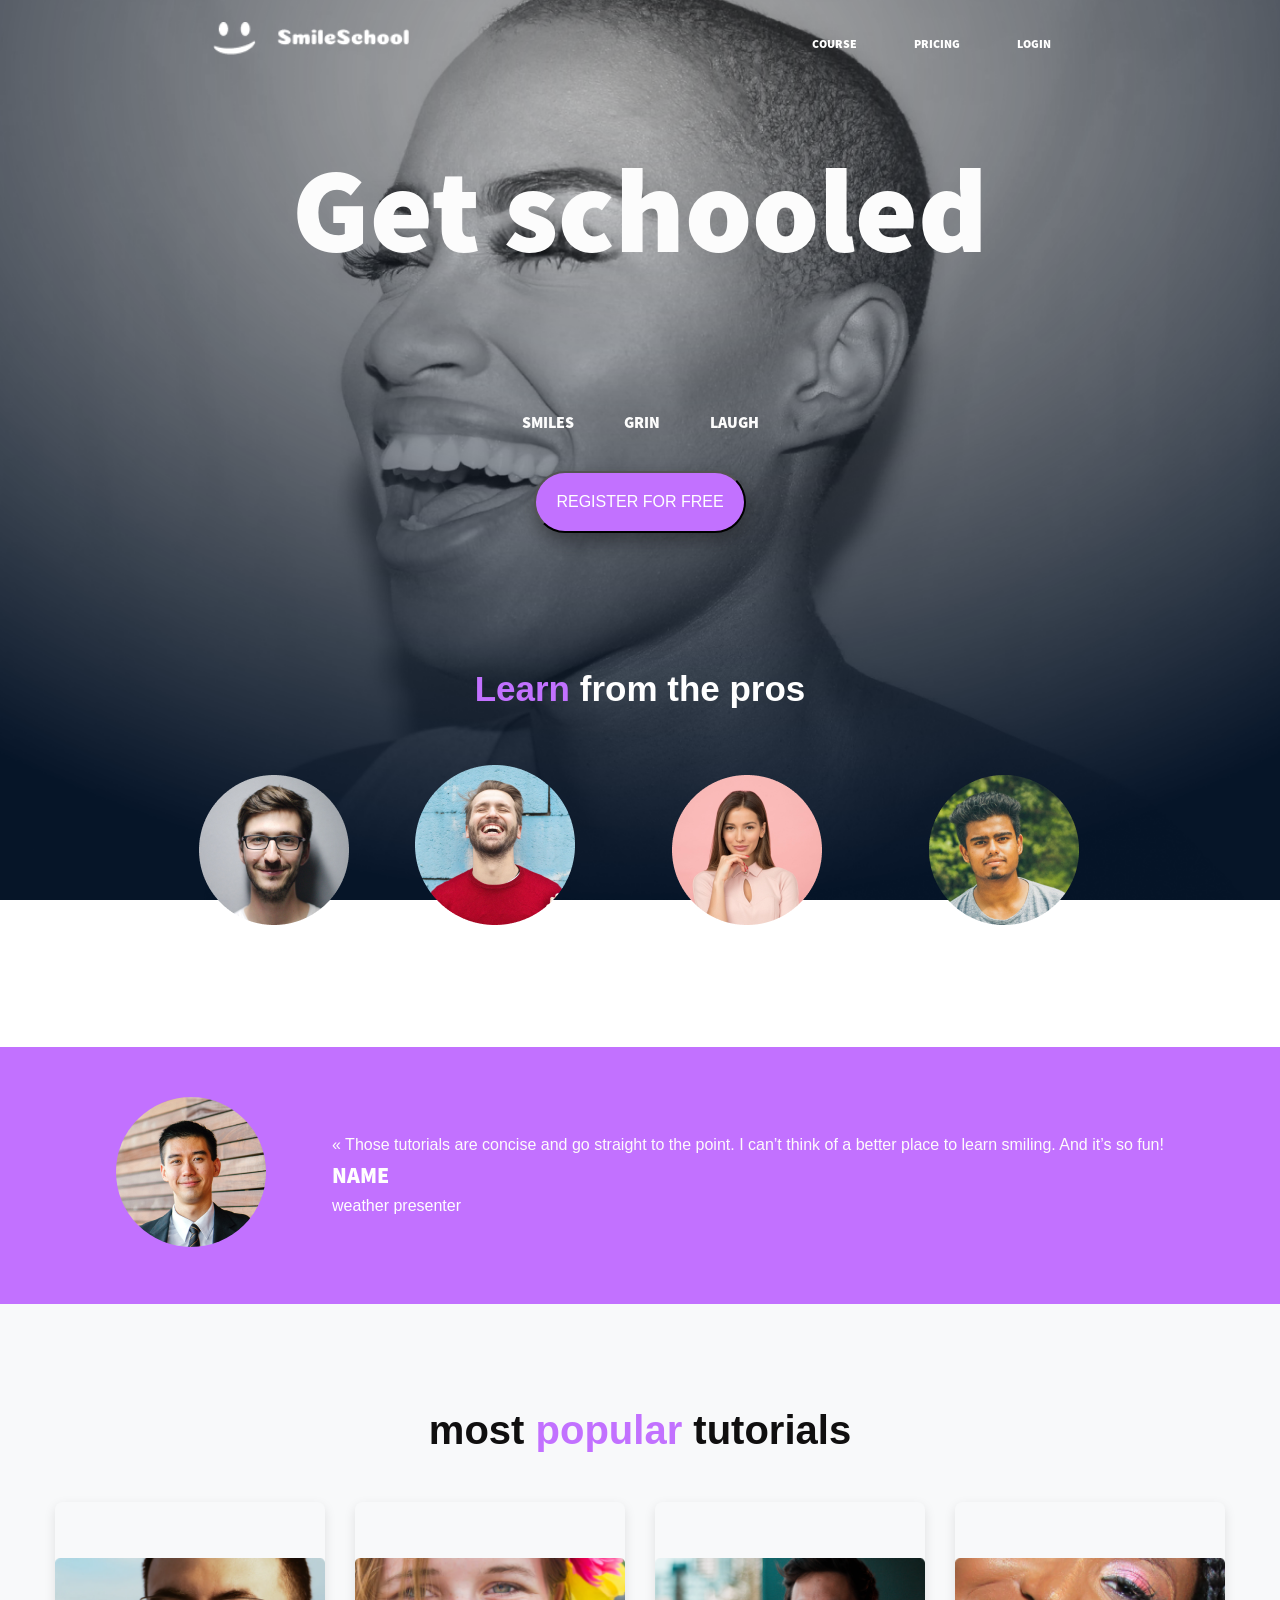
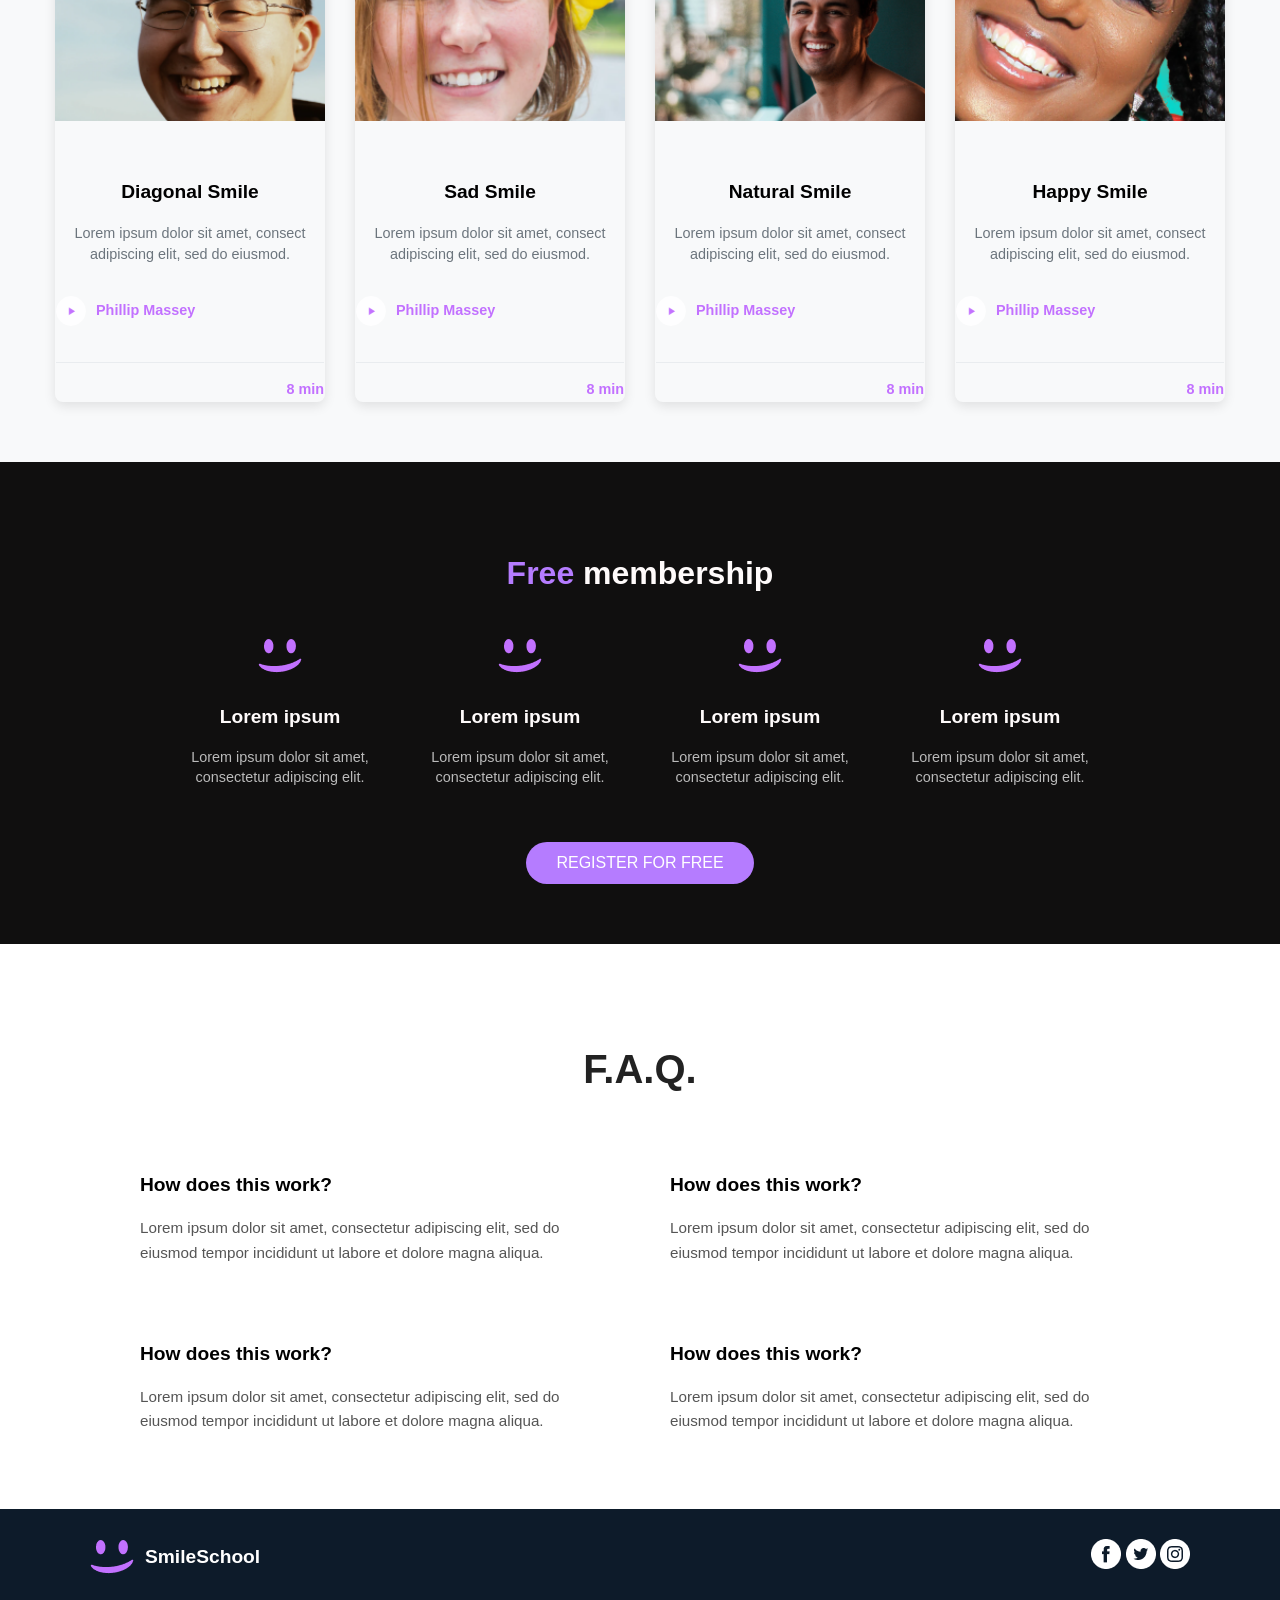
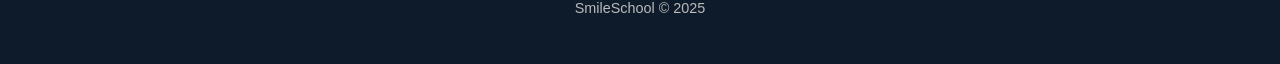
<file: css_advanced/index.html>
<!DOCTYPE html>
<html lang="en">
<head>
    <meta charset="UTF-8">
    <meta name="viewport" content="width=device-width, initial-scale=1.0">
    <link rel="stylesheet" href="styles.css">
    <title>html advanced</title>
</head>
<body>
    
    <header>
        <nav>
            <a class="logo" href="../css_advanced/images/smile.png"><img src="../css_advanced/images/logo.png" alt="logo"></a>
        <ul>
            <li><a href="#">COURSE</a></li>
            <li><a href="#">PRICING</a></li>
            <li><a href="#">LOGIN</a></li>
        </ul>
        
        </nav>
    </header>
    <main>
        <section class="sec1">
            <div class="div1">
                <h1>Get schooled</h1>
                <div class="span">
                  
                <span>SMILES</span>
                <span>GRIN</span>
                <span>LAUGH</span>
                </div>
                <button class="button">REGISTER FOR FREE</button>
            </div>

            <div class="div2">
                <h2> <span class="sp">Learn</span> from the pros</h2>
                <div class="div3">
                    <div>
                        <img src="./images/1.png" alt="">
                        <h3>Phillip Massey</h3>
                        <p>« Smile of the year » 2018 - 2019</p>
                    </div>
                    <div>
                        <img src="./images/5.png" alt="">
                        <h3>Nannie Lawrence</h3>
                        <p>Best « little smile » 2017</p>
                    </div>
                    <div>
                        <img src="./images/3.png" alt="">
                        <h3>Bruce Walters</h3>
                        <p>Best « Friend Smile » live performance 2019</p>
                    </div>
                    <div>
                        <img src="./images/4.png" alt="">
                        <h3>Henry Hughes</h3>
                        <p>« 24h smiles » winner 2016 - 2019</p>
                    </div>
                </div>

            </div>

        </section>

        <section class="sec2">
        <div>
            <img src="./images/2.png" alt="image">
        </div>
        <div class="sec3">
            <blockquote>« Those tutorials are concise and go straight to the point. I can’t think of a better place to learn smiling. And it’s so fun!</blockquote>
            <h3>NAME</h3>
            <P>weather presenter</P>
        </div>
    </section>
       

        <section class="sec4">
  <h2> most<span> popular </span> tutorials</h2>

  <div class="div4">

    <div class="tutorial-card">
      <img src="./images/6.png" alt="Thumbnail del corso Diagonal Smile" class="card-thumbnail">
      <div class="card-content">
        <h3>Diagonal Smile</h3>
        <p>Lorem ipsum dolor sit amet, consect adipiscing elit, sed do eiusmod.</p>
        <div class="card-author">
          <img src="./images/play.png" alt="Avatar dell'autore Phillip Massey">
          <h4>Phillip Massey</h4>
        </div>
        <div class="card-footer">
          <div class="card-rating">
            <i class="fa-solid fa-star"></i>
            <i class="fa-solid fa-star"></i>
            <i class="fa-solid fa-star"></i>
            <i class="fa-solid fa-star"></i>
            <i class="fa-regular fa-star"></i> </div>
          <p class="card-duration">8 min</p>
        </div>
      </div>
    </div>

    <div class="tutorial-card">
      <img src="./images/7.png" alt="Thumbnail del corso Sad Smile" class="card-thumbnail">
      <div class="card-content">
        <h3>Sad Smile</h3>
        <p>Lorem ipsum dolor sit amet, consect adipiscing elit, sed do eiusmod.</p>
        <div class="card-author">
          <img src="./images/play.png" alt="Avatar dell'autore Phillip Massey">
          <h4>Phillip Massey</h4>
        </div>
        <div class="card-footer">
          <div class="card-rating">
            <i class="fa-solid fa-star"></i>
            <i class="fa-solid fa-star"></i>
            <i class="fa-solid fa-star"></i>
            <i class="fa-solid fa-star"></i>
            <i class="fa-solid fa-star"></i>
          </div>
          <p class="card-duration">8 min</p>
        </div>
      </div>
    </div>

    <div class="tutorial-card">
      <img src="./images/8.png" alt="Thumbnail del corso Natural Smile" class="card-thumbnail">
      <div class="card-content">
        <h3>Natural Smile</h3>
        <p>Lorem ipsum dolor sit amet, consect adipiscing elit, sed do eiusmod.</p>
        <div class="card-author">
          <img src="./images/play.png" alt="Avatar dell'autore Phillip Massey">
          <h4>Phillip Massey</h4>
        </div>
        <div class="card-footer">
          <div class="card-rating">
            <i class="fa-solid fa-star"></i>
            <i class="fa-solid fa-star"></i>
            <i class="fa-solid fa-star"></i>
            <i class="fa-solid fa-star"></i>
            <i class="fa-solid fa-star"></i>
          </div>
          <p class="card-duration">8 min</p>
        </div>
      </div>
    </div>

    <div class="tutorial-card">
      <img src="./images/9.png" alt="Thumbnail del corso Happy Smile" class="card-thumbnail">
      <div class="card-content">
        <h3>Happy Smile</h3>
        <p>Lorem ipsum dolor sit amet, consect adipiscing elit, sed do eiusmod.</p>
        <div class="card-author">
          <img src="./images/play.png" alt="Avatar dell'autore Phillip Massey">
          <h4>Phillip Massey</h4>
        </div>
        <div class="card-footer">
          <div class="card-rating">
            <i class="fa-solid fa-star"></i>
            <i class="fa-solid fa-star"></i>
            <i class="fa-solid fa-star"></i>
            <i class="fa-solid fa-star"></i>
            <i class="fa-solid fa-star"></i>
          </div>
          <p class="card-duration">8 min</p>
        </div>
      </div>
    </div>

  </div>
</section><section class="membership-section">
    <h2><span>Free</span> membership</h2>

    <div class="features">
        <div class="feature">
          <img src="./images/smile.png" alt="">
          <h3>Lorem ipsum</h3>
          <p>Lorem ipsum dolor sit amet, consectetur adipiscing elit.</p>
        </div>

        <div class="feature">
          <img src="./images/smile.png" alt="">
          <h3>Lorem ipsum</h3>
          <p>Lorem ipsum dolor sit amet, consectetur adipiscing elit.</p>
        </div>

        <div class="feature">
          <img src="./images/smile.png" alt="">
          <h3>Lorem ipsum</h3>
          <p>Lorem ipsum dolor sit amet, consectetur adipiscing elit.</p>
        </div>

        <div class="feature">
          <img src="./images/smile.png" alt="">
          <h3>Lorem ipsum</h3>
          <p>Lorem ipsum dolor sit amet, consectetur adipiscing elit.</p>
        </div>
    </div>

     <button class="btn">REGISTER FOR FREE</button>
  </section>
  </section>
        <section class="faq-section">
    <h2>F.A.Q.</h2>

    <div class="faq-container">
      <div class="faq-item">
        <h3>How does this work?</h3>
        <p>
          Lorem ipsum dolor sit amet, consectetur adipiscing elit, sed do eiusmod tempor incididunt ut labore et dolore magna aliqua.
        </p>
      </div>

      <div class="faq-item">
        <h3>How does this work?</h3>
        <p>
          Lorem ipsum dolor sit amet, consectetur adipiscing elit, sed do eiusmod tempor incididunt ut labore et dolore magna aliqua.
        </p>
      </div>

      <div class="faq-item">
        <h3>How does this work?</h3>
        <p>
          Lorem ipsum dolor sit amet, consectetur adipiscing elit, sed do eiusmod tempor incididunt ut labore et dolore magna aliqua.
        </p>
      </div>

      <div class="faq-item">
        <h3>How does this work?</h3>
        <p>
          Lorem ipsum dolor sit amet, consectetur adipiscing elit, sed do eiusmod tempor incididunt ut labore et dolore magna aliqua.
        </p>
      </div>
    </div>
  </section>
    
     </main>
    <footer class="footer">
    <div class="footer-top">
      <div class="footer-logo">
        <img src="./images/smile.png" alt="">
        <span class="logo-text">SmileSchool</span>
      </div>
      <div class="footer-socials">
        <img src="./images/Facebook_White.png" alt="">
        <img src="./images/Twitter_White.png" alt="">
        <img src="./images/Instagram_White.png" alt="">
      </div>
    </div>
    <div class="footer-bottom">
      <p>SmileSchool © 2025</p>
    </div>
  </footer>
</body>
</html>
</file>
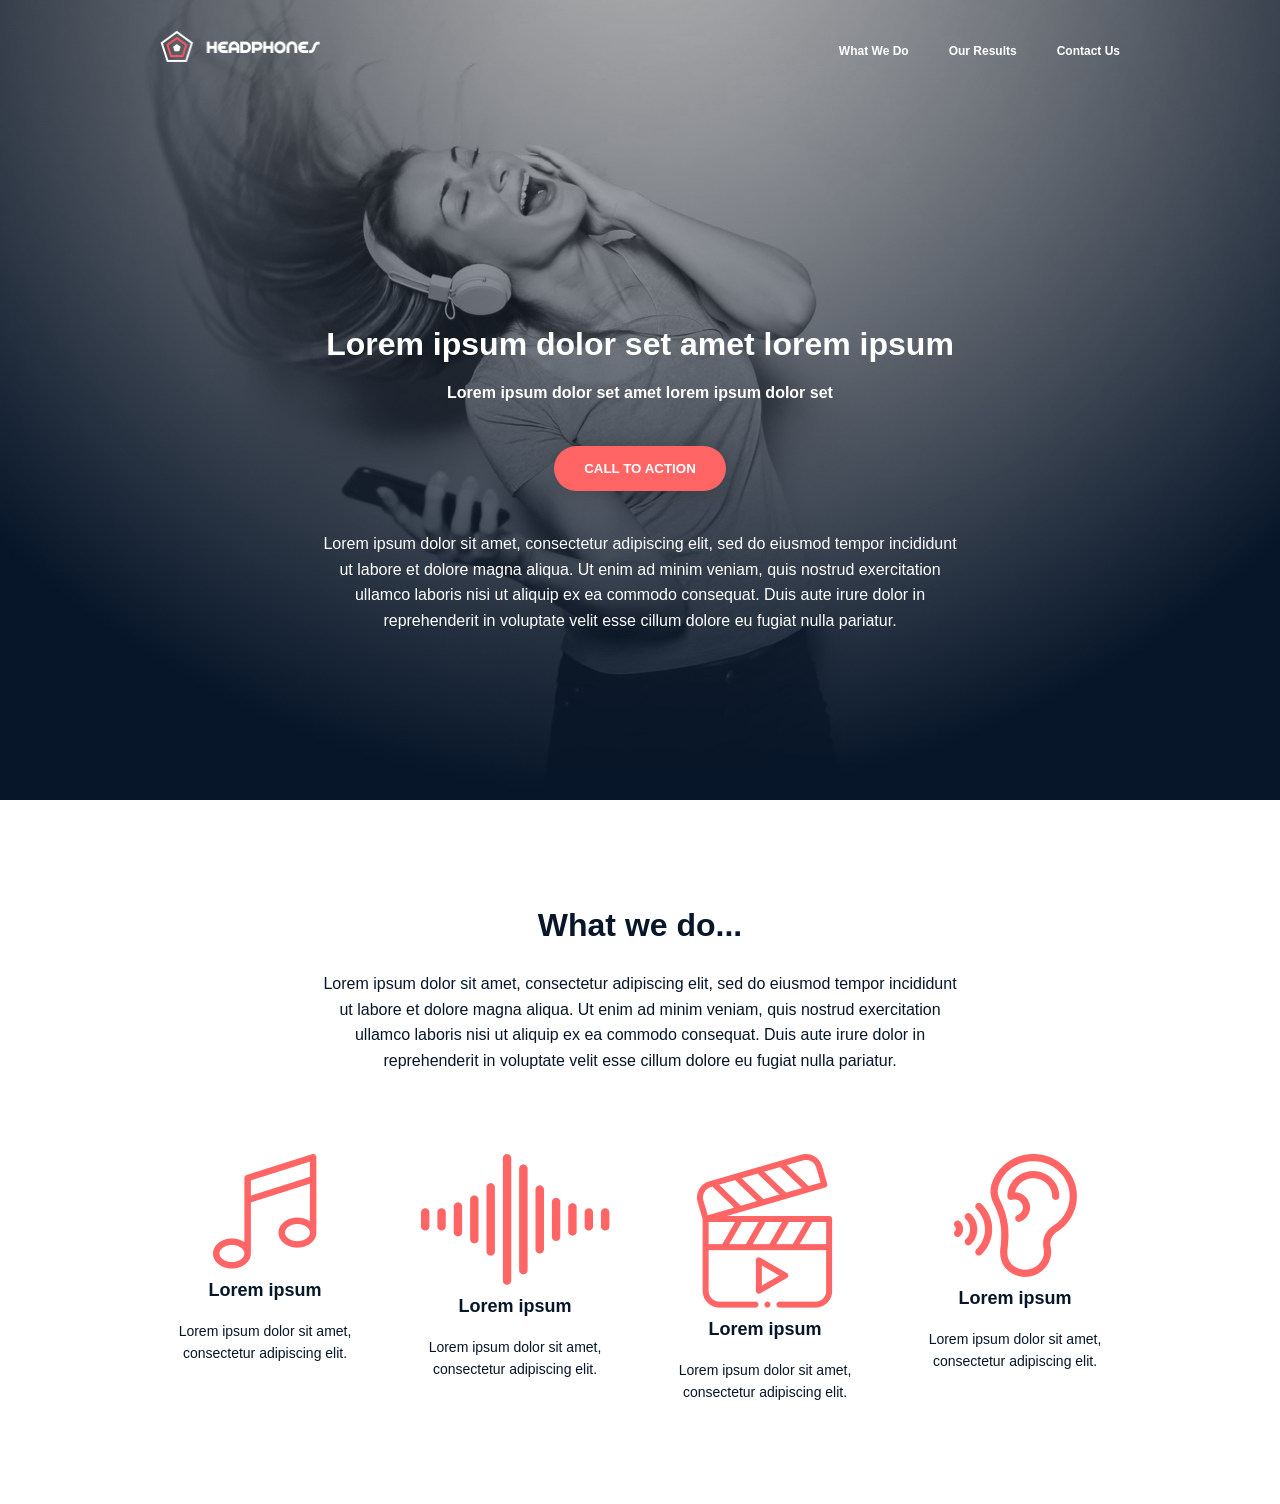
<file: headphones/1-index.html>
<!DOCTYPE html>
<html lang="en">
<head>
    <meta charset="UTF-8">
    <meta name="viewport" content="width=device-width, initial-scale=1.0">
    <link rel="stylesheet" href="0-styles.css">
    <link rel="preconnect" href="https://fonts.googleapis.com">
    <link rel="preconnect" href="https://fonts.gstatic.com" crossorigin>
    <link href="https://fonts.googleapis.com/css2?family=Noto+Sans:ital,wght@0,100..900;1,100..900&family=Roboto+Condensed:ital,wght@0,100..900;1,100..900&display=swap" rel="stylesheet">
    <title>Document</title>
</head>

<body>

    <header class="header-hero">

        <div class="container">

            <nav class="navbar">
                <a href="#" class="logo">
                    <img src="images/logo_headphones.png" alt="Logo Cuffie" width="160">
                </a>
                <ul class="nav-links">
                    <li><a href="#">what we do</a></li>
                    <li><a href="#">our results</a></li>
                    <li><a href="#">contact us</a></li>
                </ul>
            </nav>

            <div class="hero-content">
                <h1 class="hero-title">Lorem ipsum dolor set amet lorem ipsum</h1>
                <p class="hero-subtitle">Lorem ipsum dolor set amet lorem ipsum dolor set</p>
                <button class="btn">CALL TO ACTION</button>
                <p class="hero-description">Lorem ipsum dolor sit amet, consectetur adipiscing elit, sed do eiusmod tempor incididunt ut labore et dolore magna aliqua. Ut enim ad minim veniam, quis nostrud exercitation ullamco laboris nisi ut aliquip ex ea commodo consequat. Duis aute irure dolor in reprehenderit in voluptate velit esse cillum dolore eu fugiat nulla pariatur.</p>
            </div>

        </div>
    </header>
    <main>
        <section class="what-we-do">
            <div class="container">
                <div class="section-header">
                    <h2 class="section-title">What we do...</h2>
                    <p class="section-description">Lorem ipsum dolor sit amet, consectetur adipiscing elit, sed do eiusmod tempor incididunt ut labore et dolore magna aliqua. Ut enim ad minim veniam, quis nostrud exercitation ullamco laboris nisi ut aliquip ex ea commodo consequat. Duis aute irure dolor in reprehenderit in voluptate velit esse cillum dolore eu fugiat nulla pariatur.</p>
                </div>
                
                <div class="grid-container">
                    <div class="grid-item">
                        <img src="./images/music.jpg" alt="">
                        <h3>Lorem ipsum</h3>
                        <p>Lorem ipsum dolor sit amet, consectetur adipiscing elit.</p>
                    </div>
                    <div class="grid-item">
                        <img src="./images/sound_frequency.jpg" alt="">
                        <h3>Lorem ipsum</h3>
                        <p>Lorem ipsum dolor sit amet, consectetur adipiscing elit.</p>
                    </div>
                    <div class="grid-item">
                        <img src="./images/video.jpg" alt="">
                        <h3>Lorem ipsum</h3>
                        <p>Lorem ipsum dolor sit amet, consectetur adipiscing elit.</p>
                    </div>
                    <div class="grid-item">
                        <img src="./images/hearing.jpg" alt="">
                        <h3>Lorem ipsum</h3>
                        <p>Lorem ipsum dolor sit amet, consectetur adipiscing elit.</p>
                    </div>
                </div>
            </div>
            </section>
        </main>
        </section>




    
</body>


</html>
</file>
<file: css_advanced/styles.css>
@font-face {
  font-family: 'Source Sans Pro Black';
  src: url('fonts/SourceSansPro-Black.otf') format('opentype');
}


header {
  position: fixed; 
  top: 0;          
  left: 0;         
  width: 100%;     
  z-index: 1000;
}

body {
  font-family: 'Source Sans Pro Regular', sans-serif;
  color: #fffbfb; 
  line-height: 1.6; 
  margin: 0;
  padding: 0;
}


.sec1{
  background-image: url(./images/Object.png);
  background-size: cover;
  background-position: center;
  background-repeat: no-repeat;
  background-attachment: fixed;
}

nav {
  background-color: transparent;
  display: flex; /* 1. Attiva la modalità Flexbox */
  
  justify-content: space-around; /* 2. Spinge il logo a sx e la lista a dx */

  align-items: center; /* 3. Allinea tutto al centro in verticale */
padding: 20px;
}

nav ul{
  list-style-type: none;
  margin: 0;
  padding: 0;
  overflow: hidden;
  display: flex;
  gap: 25px;
  
  
}
ul li {
  float: right;
}
ul li a{
  display: block;
  color: #ffffff;
  text-align: right;
  text-decoration: none;
  padding: 14px 16px;
  font-family: 'Source Sans Pro black', sans-serif;
  font-size: 12px;
  
  
}
.logo img {
  height: 35px; /* Imposta un'altezza per il logo */
  
}
ul li:hover{
  background-color: #575757;
}

 .sec1 .div1{
  background-color: transparent;
  display: flex; 
  
  justify-content: center; 

  align-items: center; 

}


.div1{
  display: block;
  color: #fcfcfc;
  text-align: center;
  text-decoration: none;
  font-family: 'Source Sans Pro black', sans-serif;
  font-size: 12px;
  
  
  
}

.sec1 .div1{
  padding: 14px 16px;
  display: flex;
  gap: 5px;
  flex-direction: column;
  align-items: center;
  font-size: 16px;

}
.sec1 .div1 h1{
  font-size: 120px;
}

.span{
  display: flex;
  gap: 50px;
  
}
  .button{
    background-color: #C271FF;
    border-radius: 40px;
    padding: 20px;
    margin-top: 30px;
    color: #ffffff;
    font-size: 16px;
    box-shadow: 0 8px 16px 0 rgba(0,0,0,0.2), 0 6px 20px 0 rgba(0,0,0,0.19);
    
  }

  .sec1 .div2{
  display: flex; /* 1. Attiva la modalità Flexbox */
  
  justify-content: center; /* 2. Spinge il logo a sx e la lista a dx */

  align-items: center; /* 3. Allinea tutto al centro in verticale */

}


.div2{
  display: block;
  color: #ffffff;
  text-align: center;
  text-decoration: none;
  font-family: 'Source Sans Pro black', sans-serif;
  font-size: 12px;
  
  
  
}

.sec1 .div2{
  padding: 14px 16px;
  display: flex;
  gap: 5px;
  flex-direction: column;
  align-items: center;
  font-size: 16px;

}
.sec1 .div2 h2{
  margin-top: 100px;
  font-size: 35px;
  gap: 40px;
  font-family: 'Source Sans Pro light', sans-serif;
}


.sp{
  color: #C271FF;
}




.sec1 .div3{
  display: flex; /* 1. Attiva la modalità Flexbox */
  
  justify-content: center; /* 2. Spinge il logo a sx e la lista a dx */

  align-items: center; /* 3. Allinea tutto al centro in verticale */

}


.div3{
  display: block;
  color: #ffffff;
  text-align: center;
  text-decoration: none;
  font-family: 'Source Sans Pro black', sans-serif;
  font-size: 12px;
  
  
  
}

.sec1 .div3{
  padding: 14px 16px;
  display: flex;
  gap: 58px;
  flex-direction: row;
  align-items: baseline;
  font-size: 12px;
}

.sec1 .div3 h3{
  font-size: 16px;
}
.sec1 .div3 h3 p{
  font-size: 10px;
  font-family: 'Source Sans Pro italic', sans-serif;
}

.sec2 {
  background-color: #C271FF;
  display: flex; 
  
  justify-content: space-evenly; 

  align-items: center; 
  padding: 50px;

}

.sec2 img{
 border-radius: 100px;
}

.sec3 h3 {
  display: block;
  color: #fffefe;
  text-align: left;
  text-decoration: none;
  font-family: 'Source Sans Pro black', sans-serif;
  font-size: 22px;
  
  
  
}
.sec3 p {
  display: block;
  color: #fffefe;
  text-align: left;
  text-decoration: none;
  font-family: 'Source Sans Pro regular', sans-serif;
  font-size: 16px;
  
  
  
}

.sec3 blockquote,
.sec3 h3,
.sec3 p {
  margin: 0;
}
.popular-tutorials {
  text-align: center; /* Centra il titolo h2 */
  padding: 10px 20px;
  background-color: #f0f0f0; /* Sfondo leggermente grigio per la sezione */
}


/* Stile generale della sezione */
.sec4 {
  padding: 60px 20px;
  text-align: center;
  background-color: #f8f9fa; /* Sfondo leggero per la sezione */
}

.sec4 h2 {
  font-size: 2.5rem;
  margin-bottom: 40px;
  color: #100f0f;
  font-family: 'Source Sans Pro light', sans-serif;
}

.sec4 h2 span {
  color: #C271FF; 
}


.div4 {
  display: flex;
  justify-content: center;
  flex-wrap: wrap;       
  gap: 30px;               
}

/* Stile della singola card */
.tutorial-card {
    width: 200px;
    height: 500px;
    overflow: hidden;
    position: relative;
    color: rgb(1, 1, 1);
    background-size: cover;
    background-position: center;
    display: flex;
    flex-direction: column;
    
}



.card-thumbnail {
  width: 100%;
  height: 500px;
  object-fit: contain;
}


.card-content {
  padding-top: 20px;
}

.card-content h3 {
  margin-top: 0;
  margin-bottom: 10px;
  font-size: 1.2rem;
}

.card-content > p {
  font-size: 0.9rem;
  color: #6c757d;
  line-height: 1.5;
  
}

/* Sezione Autore (avatar + nome) */
.card-author {
  display: flex;
  align-items: center; /* Allinea verticalmente avatar e nome */
  gap: 10px;
  margin-bottom: 20px;
}

.card-author img {
  width: 30px;
  height: 30px;
  border-radius: 50%; /* Rende l'avatar rotondo */
 
}

.card-author h4 {
  font-size: 0.9rem;
  color: #C271FF;
  font-weight: bold;
}

/* Parte finale della card (stelle + durata) */
.card-footer {
  display: flex;
  justify-content: space-between; /* Spinge i due elementi ai lati opposti */
  align-items: center;
  border-top: 1px solid #e9ecef; /* Linea di separazione sottile */
  padding-top: 15px;
}

.card-rating {
  color: #C271FF;
}

.card-duration {
  font-size: 0.9rem;
  color: #C271FF;
  font-weight: bold;
  margin: 0; /* Rimuove il margine di default del paragrafo */
}

/* Stile base della card modificato */
.tutorial-card {
  width: 270px;
  height: 500px; /* Diamo un'altezza fissa */
  border-radius: 8px;
  box-shadow: 0 4px 12px rgba(0, 0, 0, 0.1);
  overflow: hidden;
  position: relative; /* Necessario per l'overlay */
  color: rgb(1, 1, 1); /* Testo bianco per contrasto con lo sfondo scuro */

  /* Impostazioni comuni dello sfondo */
  background-size: cover;
  background-position: center;

  /* Mettiamo la card stessa in modalità flex per allineare il contenuto */
  display: flex;
  flex-direction: column;
  justify-content: flex-end; /* Allinea il contenuto in basso */
}

/* Stile per il contenuto, ora senza padding laterale fisso */
.card-content {
  padding: 1px;
  z-index: 2; /* Si assicura che il testo stia sopra l'overlay */
 
}

.membership-section {
  text-align: center;
  padding: 60px 20px;
  background-color: #100f0f;
}

.membership-section h2 {
  font-size: 2rem;
  color: #fffbfb;
}

.membership-section h2 span {
  color: #b57cff; /* Free in viola */
  font-weight: bold;
}

.features {
  display: flex;
  justify-content: center;
  gap: 40px;
  margin: 40px 0;
  flex-wrap: wrap; /* responsivo */
}

.feature {
  max-width: 200px;
}

.feature .icon {
  font-size: 3rem;
  color: #b57cff;
  margin-bottom: 15px;
}

.feature h3 {
  font-size: 1.2rem;
  margin-bottom: 10px;
}

.feature p {
  font-size: 0.9rem;
  color: #bbb;
  line-height: 1.4;
}

.btn {
  background-color: #b57cff;
  border: none;
  color: white;
  padding: 12px 30px;
  border-radius: 25px;
  cursor: pointer;
  font-size: 1rem;
  transition: 0.3s;
}

.btn:hover {
  background-color: #9a4dff;
}

.faq-section {
  padding: 60px 20px;
  text-align: center;
}

.faq-section h2 {
  font-size: 2.5rem;
  margin-bottom: 50px;
  color: #222;
}

.faq-container {
  display: grid;
  grid-template-columns: repeat(2, 1fr); /* due colonne */
  gap: 40px 60px; /* spazio verticale e orizzontale */
  max-width: 1000px;
  margin: 0 auto;
  text-align: left;
}

.faq-item h3 {
  font-size: 1.2rem;
  font-weight: bold;
  margin-bottom: 10px;
  color: #000;
}

.faq-item p {
  font-size: 0.95rem;
  line-height: 1.6;
  color: #555;
}



.footer {
  background-color: #0d1b2a; /* sfondo scuro */
  color: #fff;
  padding: 30px 20px;
}

.footer-top {
  display: flex;
  justify-content: space-between;
  align-items: center;
  max-width: 1100px;
  margin: 0 auto;
}

.footer-logo {
  display: flex;
  align-items: center;
  gap: 10px;
  font-size: 1.2rem;
  font-weight: bold;
}

.footer-logo .icon {
  font-size: 1.5rem;
  color: #ffffff;
}

.footer-socials a {
  margin-left: 15px;
  color: #fff;
  font-size: 1.2rem;
  transition: color 0.3s;
}

.footer-socials a:hover {
  color: #f5f5f5;
}

.footer-bottom {
  text-align: center;
  margin-top: 20px;
  font-size: 0.9rem;
  color: #bbb;
}
</file>
<file: headphones/0-styles.css>
/* ======================= IMPOSTAZIONI GLOBALI E VARIABILI ======================= */
*,
*::before,
*::after {
  margin: 0;
  padding: 0;
  box-sizing: border-box;
}

:root {
  --color-primary: #FF6565; 
    --color-white: #FFFFFF;
    --font-family-base: 'Source Sans Pro', sans-serif; 
    --max-width: 1000px; 
  --sans-serif-font: 'Source Sans Pro', sans-serif; /* Un font sans-serif pulito */
  --heading-font: 'Lobster', sans-serif; /* Il tuo font per i titoli */
  --ctn-btn-border-radius: 28px;
}

body {
  font-family: var(--sans-serif-font);
  text-align: center;
  background-color: #f0f4f8; /* Un grigio chiaro per lo sfondo generale */
  color: var(--color-white);
  line-height: 1.6;
}

a {
    text-decoration: none;
    color: inherit;
}

ul {
    list-style: none;
}

.container {
    max-width: var(--max-width);
    margin-left: auto;
    margin-right: auto; 
    padding-left: 20px;
    padding-right: 20px; 
}


/*  Stili dell'Header e Hero  */

.header-hero {
    background-image: url('images/headphones_hero_1.jpg');
    background-size: cover;
    background-position: center;
    background-repeat: no-repeat;
    min-height: 800px;
}

/* Navigazione */
.navbar {
    display: flex;
    justify-content: space-between; 
    align-items: center;
    padding-top: 30px;
}

.nav-links {
    display: flex;
    gap: 40px; 
}

.nav-links a {
    font-weight: 700;
    font-size: 12px;
    text-transform: capitalize;
    transition: color 0.3s ease;
}

.nav-links a:hover,
.nav-links a:active {
    color: var(--color-primary); 
}


/* Contenuto Hero */
.hero-content {
    text-align: center;
    padding-top: 250px;
    max-width: 640px;
    margin: 0 auto;
}

.hero-title {
    font-size: 32px;
    font-weight: 700;
    margin-bottom: 10px;
}

.hero-subtitle {
    font-size: 16px;
    font-weight: 700;
    margin-bottom: 40px;
}

.btn {
    background-color: var(--color-primary);
    color: var(--color-white);
    padding: 15px 30px;
    border-radius: 25px;
    border: none;
    font-weight: 700;
    cursor: pointer;
    transition: opacity 0.3s ease;
    margin-bottom: 40px;
    box-shadow: 0 2px 20px rgba(0,0,0,0.2);
}

.btn:hover,
.btn:active {
    opacity: 0.9; /* Opacità al passaggio del mouse */
}

.hero-description {
    font-size: 16px;
    line-height: 1.6;
}



@media (max-width: 480px) {
    .header-hero {
        /* Usa un'immagine di sfondo diversa per il mobile */
        background-image: url('images/headphones_hero_2.jpg');
        min-height: 650px;
    }

    .nav-links {
        display: none; 
    }

    

    .navbar {
        justify-content: center; 
    }

    .hero-content {
        padding-top: 200px;
    }

    .hero-title {
        font-size: 28px;
    }
}


/* Associa ogni classe al carattere specifico (questo è il trucco!) */
.holberton_school-icon-ic_sound:before {
  content: "\e90e";
}
.holberton_school-icon-ic_video:before {
  content: "\e910";
}
.holberton_school-icon-ic_music:before {
  content: "\e90d";
}
.holberton_school-icon-ic_hearing:before {
  content: "\e909";
}


/*  Stili Sezione "Cosa facciamo..."  */

.what-we-do {
    padding: 100px 0;
    background-color: var(--color-white); 
    color: #071629; /* Testo scuro */
}


.section-header {
    text-align: center;
    max-width: 640px;
    margin: 0 auto 80px auto;
}

.section-title {
    font-size: 32px;
    font-weight: 600;
    margin-bottom: 20px;
}

.section-description {
    font-size: 16px;
    line-height: 1.6;
}

/* Stili della griglia */
.grid-container {
    display: flex;
    justify-content: space-between;
    gap: 40px; /* Spazio tra gli elementi della griglia */
}

.grid-item {
    text-align: center;
    flex: 1; /* Fa in modo che ogni elemento occupi lo stesso spazio */
    max-width: 210px;
}

.grid-item [class^="holberton_school-icon-"] {
    font-size: 60px; /* Dimensione dell'icona */
    color: var(--color-primary); /* Colore primario per l'icona */
    margin-bottom: 30px;
    display: block;
}

.grid-item h3 {
    font-size: 18px;
    font-weight: 600;
    margin-bottom: 15px;
}

.grid-item p {
    font-size: 14px;
    line-height: 1.6;
}


@media (max-width: 480px) {
    
    .section-title {
        font-size: 28px;
    }

    
    .grid-container {
        flex-direction: column;
        align-items: center; 
        gap: 60px;
    }
}



/*  Stili Sezione "I nostri risultati"  */

.our-results {
    /* Questa sezione ha uno sfondo scuro e testurizzato */
    background-image: url('images/headphones_hero_2.jpg'); /* Riutilizziamo lo sfondo mobile dell'header per l'effetto testurizzato */
    background-size: cover;
    background-position: center;
    padding: 100px 0;
    color: var(--color-white); /* Il testo qui torna ad essere bianco */
}

/* Facciamo in modo che il titolo e la descrizione siano bianchi in questa sezione */
.our-results .section-title,
.our-results .section-description {
    color: var(--color-white);
}

.result-item {
    /* 1. Applica l'immagine del pentagono come sfondo */
    background-image: url('images/pentagon.png');
    background-repeat: no-repeat;
    background-position: center; /* Centra l'immagine di sfondo */
    background-size: contain;   /* Assicura che il pentagono sia completamente visibile */
    
    
    display: flex; 
    flex-direction: column; 
    justify-content: center;
    align-items: center;
    text-align: center; 
    
   
    min-height: 220px;
    padding: 20px; 
    flex: 1; 
}

.result-item h4 {
    
    color: white; 
}

.result-item p {
    
    color: white; 
    
}
.result-item img{
    height: 120px;
    width: 150px;
    margin-bottom: 30px;
}
.result-item h4 {
    font-size: 46px;
    font-weight: 700;
    margin-bottom: 10px;
}

.result-item p {
    font-size: 14px;
}
.contact-us {
    padding: 100px 0;
    background-color: var(--color-white); 
    color: #071629; 
}


.contact-us .section-title {
    color: #071629;
}

.contact-form {
    max-width: 500px; 
    margin: 0 auto; 
    display: flex;
    flex-direction: column;
    align-items: center;
}


.form-group label {
    display: none;
}

.form-group {
    width: 100%;
    margin-bottom: 30px;
}


.contact-form input[type="text"],
.contact-form input[type="email"],
.contact-form textarea {
    width: 100%;
    padding-bottom: 15px;
    border: none;
    border-bottom: 1px solid #071629; 
    background-color: transparent;
    font-family: var(--font-family-base);
    font-size: 16px;
    outline: none; 
    color: #071629;
}

.contact-form input::placeholder,
.contact-form textarea::placeholder {
    color: #071629;
    font-weight: 600;
}


.contact-form input:focus,
.contact-form textarea:focus {
    border-bottom-width: 2px;
}


.contact-form .btn {
    margin-top: 20px;
}

footer {
    background-color: #071629; 
    padding: 80px 0 40px 0;
}

.footer-content {
    display: flex;
    justify-content: space-between; 
    align-items: center;
    margin-bottom: 40px;
}

.social-icons {
    display: flex;
    gap: 20px; 
}

.social-icons a {
    transition: opacity 0.3s ease;
}

.social-icons a:hover {
    opacity: 0.7; 
}

.copyright {
    text-align: center;
    color: #6D747C; 
    font-size: 12px;
}



@media (max-width: 480px) {
   

    .footer-content {
        flex-direction: column; 
        gap: 40px; 
    }
}
</file>
